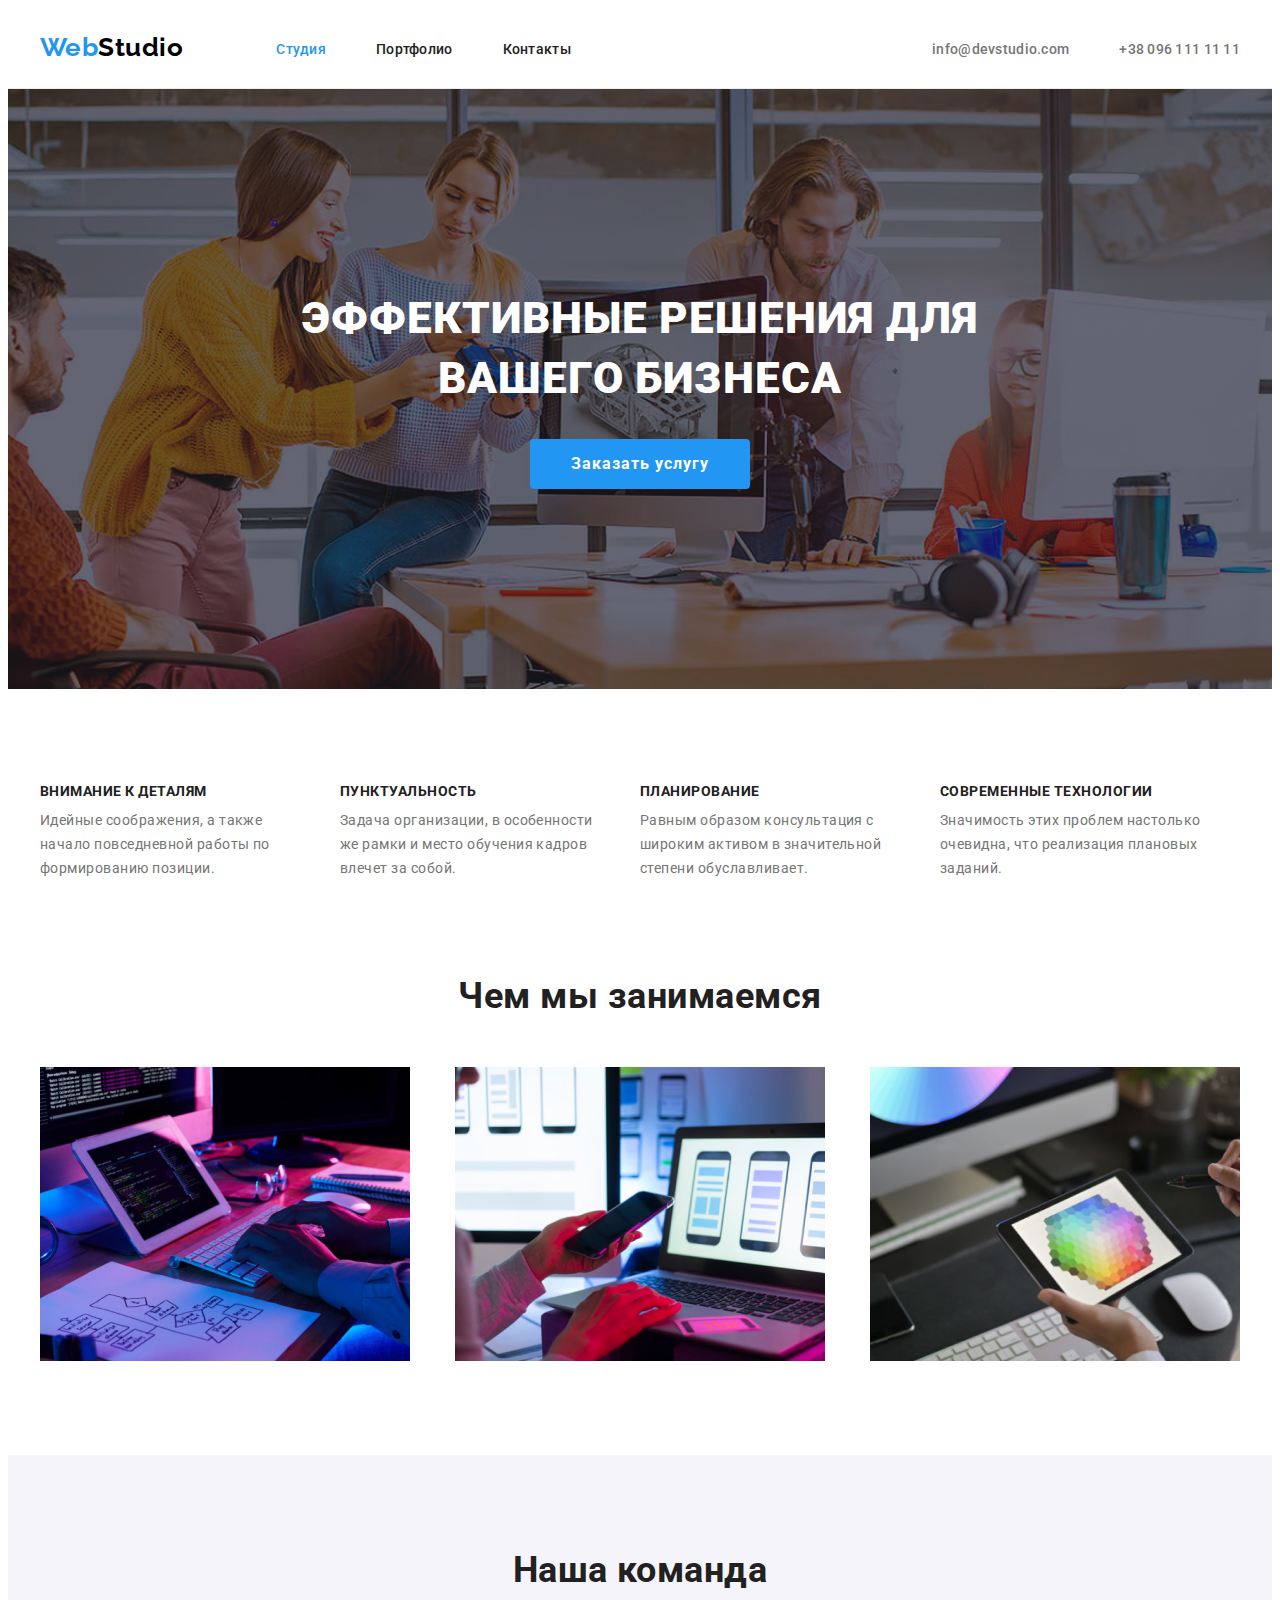
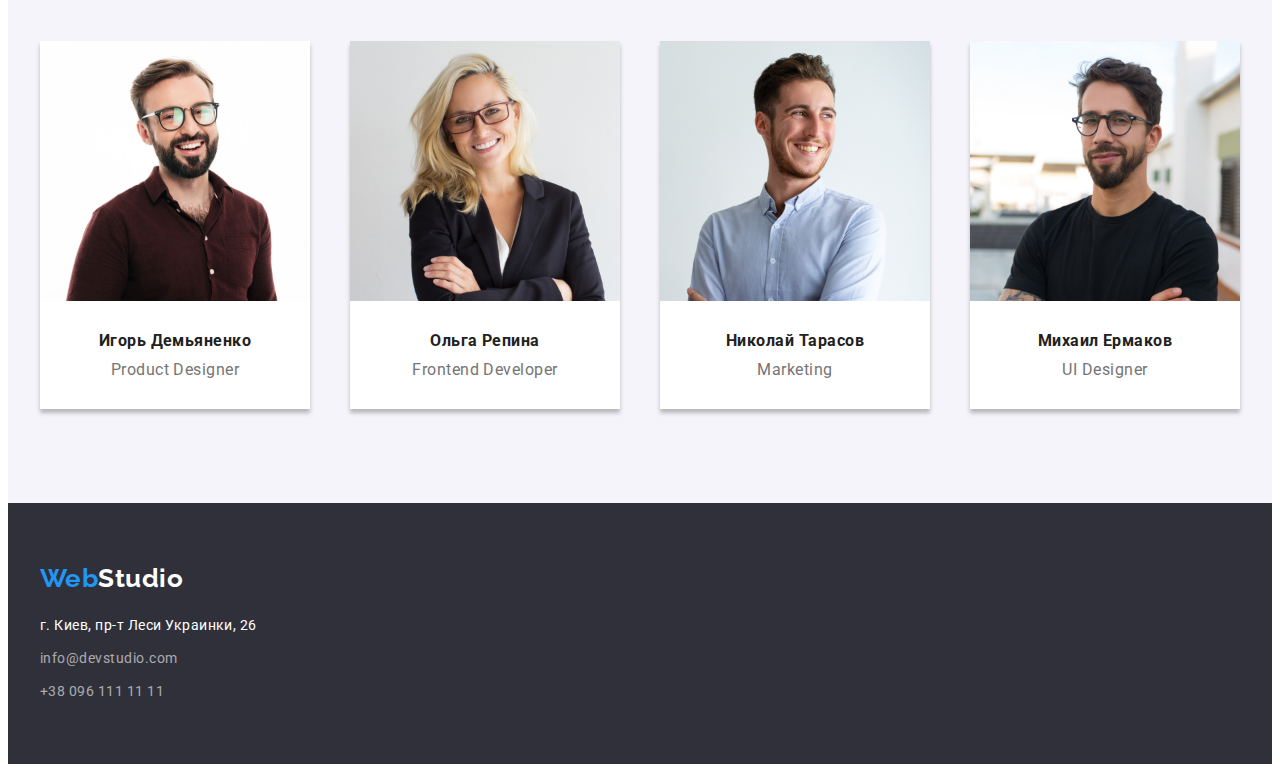
<file: index.html>
<!DOCTYPE html>
<html lang="ru">
<head>
    <meta charset="UTF-8">
    <meta name="viewport" content="width=device-width, initial-scale=1.0">
    <title>Web Studio</title>

    <link rel="preconnect" href="https://fonts.gstatic.com">
    
    <link href="https://fonts.googleapis.com/css2?family=Raleway:wght@700&family=Roboto:wght@400;500;700;900&display=swap"
        rel="stylesheet" />

    <link rel="stylesheet" href="https://cdnjs.cloudflare.com/ajax/libs/modern-normalize/1.0.0/modern-normalize.min.css"
        integrity="sha512-ISS7cAi1PEhQ8jnbJpJZMd29NlhNj4AWYyLOSp2CE/CsHxTCu+r+t0D2yoJudVrd0/8fTVPUVDzY5Tvli75u/g=="
        crossorigin="anonymous" />
    
    <link rel="stylesheet" href="./css/styles.css" />
    
</head>
<body>
    <!--Шапка страницы-->
    <header> 

        <!--Главная навигация сайта-->        
        <nav class="container main-nav">
            <a href="./index.html" class=logo><span>Web</span>Studio</a>

            <ul class="pages-nav">
                <li><a href="./index.html" class="navigation current">Студия</a></li>
                <li><a href="./portfolio.html" class="navigation">Портфолио</a></li>
                <li><a href="" class="navigation">Контакты</a></li>
            </ul>

        <!--Контакты-->
            <ul class="address-nav">
                <!--Email кампании-->
                <li>
                    <address>
                        <a href="mailto:info@devstudio.com" class="navigation contacts">info@devstudio.com</a>
                    </address>
                </li>
                <!--Телефон кампании-->
                <li>
                    <address>
                        <a href="tel:+380961111111" class="navigation contacts">+38 096 111 11 11</a>
                    </address>
                </li>
            </ul>
        </nav>
    </header>

    <!--Основной контент страницы-->
    <main>
        <!--Hero section-->
        <section class="hero">
            <div class="container">
                <h1 class="hero-title">Эффективные решения для вашего бизнеса</h1>
                <p><a href="" class="hero-button">Заказать услугу</a></p>
            </div>
        </section>
        <!--Ocoбенности-->
        <section class="features">
            <div class="container">
                <h2>Особенности</h2>

                <ul>
                    <li class="features-item">
                        <h3 class="features-title">Внимание к деталям</h3>
                        <p class="features-text">Идейные соображения, а также начало повседневной работы по формированию позиции.</p>
                    </li>

                    <li class="features-item">
                        <h3 class="features-title">Пунктуальность</h3>
                        <p class="features-text">Задача организации, в особенности же рамки и место обучения кадров влечет за собой.</p>
                    </li>

                    <li class="features-item">
                        <h3 class="features-title">Планирование</h3>
                        <p class="features-text">Равным образом консультация с широким активом в значительной степени обуславливает.</p>
                    </li>

                    <li class="features-item">
                        <h3 class="features-title">Современные технологии</h3>
                        <p class="features-text">Значимость этих проблем настолько очевидна, что реализация плановых заданий.</p>
                    </li>
                </ul>
            </div>
        </section>
        <!--Чем мы занимаемся-->
        <section class="directions">
            <div class="container">
            <h2 class="section-title">Чем мы занимаемся</h2>
                <ul class="dir-items">
                    <li><a href="" class="dir-item"><img src="./images/imgbox1.jpg" alt="" width="370" height="294"></a></li>
                    <li><a href="" class="dir-item"><img src="./images/imgbox2.jpg" alt="" width="370" height="294"></a></li>
                    <li><a href="" class="dir-item"><img src="./images/imgbox3.jpg" alt="" width="370" height="294"></a></li>
                </ul>
            </div>
        </section>
        <!--Наша команда-->
        <section class="team">
            <div class="container">
                <h2  class="section-title">Наша команда</h2>
                <ul class="team-players">
                    <li class="team-player">
                        <img src="./images/img-demjyanenko.jpg" alt="Фото Игоря Демьяненко" width="270" height="260">
                        <h4 class="team-name">Игорь Демьяненко</h4>
                        <p lang="en" class="team-position">Product Designer</p>
                    </li>
    
                    <li class="team-player">
                        <img src="./images/img-repina.jpg" alt="Фото Ольги Репиной" width="270" height="260">
                        <h4 class="team-name">Ольга Репина</h4>
                        <p lang="en" class="team-position">Frontend Developer</p>
                    </li>

                    <li class="team-player">
                        <img src="./images/img-teresov.jpg" alt="Фото Николая Тарасова" width="270" height="260">
                        <h4 class="team-name">Николай Тарасов</h4>
                        <p lang="en" class="team-position">Marketing</p>
                    </li>

                    <li class="team-player">
                        <img src="./images/img-ermakov.jpg" alt="Фото Михаила Ермакова" width="270" height="260">
                        <h4 class="team-name">Михаил Ермаков</h4>
                        <p lang="en" class="team-position">UI Designer</p>
                    </li>
                </ul>
            </div>
        </section>
    </main>
    <!--Подвал страницы-->
    <footer class="footer">
        <div class="container">
            <a href="./index.html" class="logo"><span>Web</span>Studio</a>

            <!--Контактные данные кампании-->
            <ul>
                <li>
                    <!--Адрес кампании-->
                    <address class="company-addr">
                        г. Киев, пр-т Леси Украинки, 26
                    </address>
                </li>   
                <!--Email кампании-->
                <li>
                    <address>
                        <a href="mailto:info@devstudio.com"  class="email">info@devstudio.com</a>
                    </address>
                </li>
                <!--Телефон кампании-->
                <li>
                    <address>
                        <a href="tel:+380961111111" class="telephone">+38 096 111 11 11</a>
                    </address>
                </li>
            </ul>  
        </div>
    </footer>
</body>
</html>
</file>
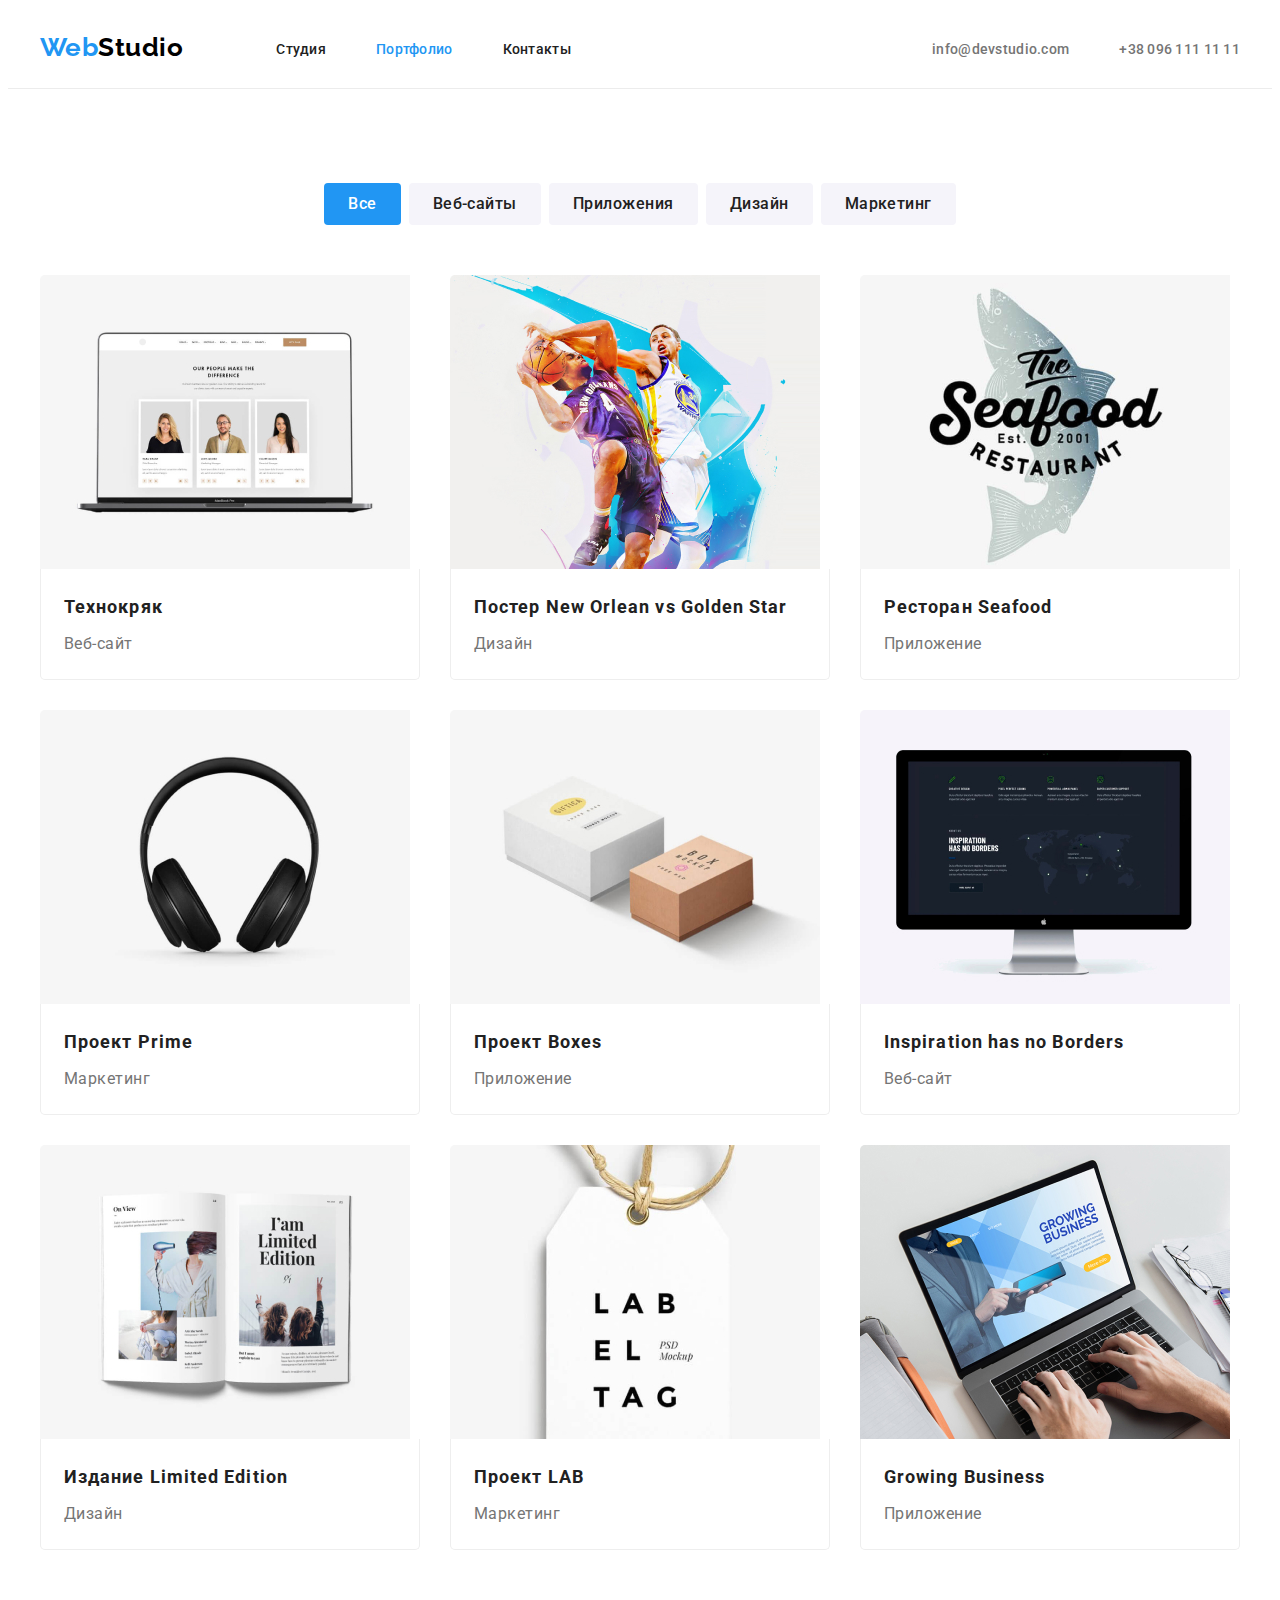
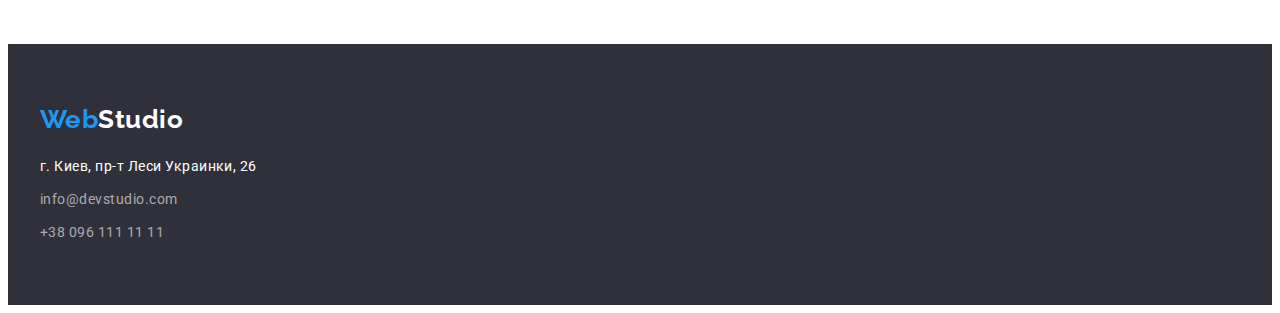
<file: portfolio.html>
<!DOCTYPE html>
<html lang="ru">
<head>
    <meta charset="UTF-8">
    <meta name="viewport" content="width=device-width, initial-scale=1.0">
    <title>Web Studio</title>

    <link rel="preconnect" href="https://fonts.gstatic.com">
    <link href="https://fonts.googleapis.com/css2?family=Raleway:wght@700&family=Roboto:wght@400;500;700;900&display=swap" rel="stylesheet" />
    <link rel="stylesheet" href="https://cdnjs.cloudflare.com/ajax/libs/modern-normalize/1.0.0/modern-normalize.min.css"
                integrity="sha512-ISS7cAi1PEhQ8jnbJpJZMd29NlhNj4AWYyLOSp2CE/CsHxTCu+r+t0D2yoJudVrd0/8fTVPUVDzY5Tvli75u/g=="
                crossorigin="anonymous" />

    <link rel="stylesheet" href="./css/styles.css" />
</head>
<body>
    <!--Шапка страницы-->
    <header> 

        <!--Главная навигация сайта-->        
        <nav class="container main-nav">
            <a href="./index.html" class=logo><span>Web</span>Studio</a>

            <ul  class="pages-nav">
                <li><a href="./index.html" class="navigation">Студия</a></li>
                <li><a href="./portfolio.html" class="navigation current">Портфолио</a></li>
                <li><a href="" class="navigation">Контакты</a></li>
            </ul>

            <!--Контакты-->
            <ul class="address-nav">
                <!--Email кампании-->
                <li>
                    <address>
                        <a href="mailto:info@devstudio.com" class="navigation contacts">info@devstudio.com</a>
                    </address>
                </li>
                <!--Телефон кампании-->
                <li>
                    <address>
                        <a href="tel:+380961111111" class="navigation contacts">+38 096 111 11 11</a>
                    </address>
                </li>
            </ul>
        </nav>
    </header>
    <!--Основной контент страницы-->
    <main>
        <section class="portfolio">
            <div class="container">
                <!--Фильтры-->
                <ul class="filter">
                    <li>
                        <button type="button" class="filter-button active">Все</button>
                    </li>
                    <li>
                        <button type="button" class="filter-button">Веб-сайты</button>
                    </li>
                    <li>
                        <button type="button" class="filter-button">Приложения</button>
                    </li>
                    <li>
                        <button type="button" class="filter-button">Дизайн</button>
                    </li>
                    <li>
                        <button type="button" class="filter-button">Маркетинг</button>
                    </li>
                </ul>
                <!--Проекты-->
                <ul class="projects">
                    <li class="project">
                        <img src="./images/portfolio1.jpg" alt="Технокряк фото" width="370" height="294">
                        <div class="project-info">
                            <h3 class="project-title">Технокряк</h3>
                            <p class="project-type">Веб-сайт</p>
                        </div>
                    </li>

                    <li class="project">
                        <img src="./images/portfolio2.jpg" alt="Постер New Orlean vs Golden Star фото" width="370" height="294">
                        <div class="project-info">                      
                            <h3 class="project-title">Постер New Orlean vs Golden Star</h3>
                            <p class="project-type">Дизайн</p>
                        </div>
                    </li>

                    <li class="project">
                        <img src="./images/portfolio3.jpg" alt="Ресторан Seafood фото" width="370" height="294">
                        <div class="project-info">                        
                            <h3 class="project-title">Ресторан Seafood</h3>
                            <p class="project-type">Приложение</p>
                        </div>    
                    </li>

                    <li class="project">
                        <img src="./images/portfolio4.jpg" alt="Проект Prime фото" width="370" height="294">
                        <div class="project-info">                        
                            <h3 class="project-title">Проект Prime</h3>
                            <p class="project-type">Маркетинг</p>
                        </div>
                    </li>

                    <li class="project">
                        <img src="./images/portfolio5.jpg" alt="Проект Boxes фото" width="370" height="294">
                        <div class="project-info">
                            <h3 class="project-title">Проект Boxes</h3>
                            <p class="project-type">Приложение</p>
                        </div>
                    </li>

                    <li class="project">
                        <img src="./images/portfolio6.jpg" alt="Inspiration has no Borders фото" width="370" height="294">
                        <div class="project-info">
                            <h3 class="project-title">Inspiration has no Borders</h3>
                            <p class="project-type">Веб-сайт</p>
                        </div>
                    </li>

                    <li class="project">
                        <img src="./images/portfolio7.jpg" alt="Издание Limited Edition фото" width="370" height="294">
                        <div class="project-info">
                            <h3 class="project-title">Издание Limited Edition</h3>
                            <p class="project-type">Дизайн</p>
                        </div>
                    </li>

                    <li class="project">
                        <img src="./images/portfolio8.jpg" alt="Проект LAB фото" width="370" height="294">
                        <div class="project-info">
                            <h3 class="project-title">Проект LAB</h3>
                            <p class="project-type">Маркетинг</p>
                        </div>
                    </li>

                    <li class="project">
                        <img src="./images/portfolio9.jpg" alt="Growing Business фото" width="370" height="294">
                        <div class="project-info">
                            <h3 class="project-title">Growing Business</h3>
                            <p class="project-type">Приложение</p>
                        </div>
                    </li>
                </ul>
            </div>
        </section>    
    </main>
    <!--Подвал страницы-->
    <footer class="footer">
        <div class="container">
        <a href="./index.html" class="logo"><span>Web</span>Studio</a>

            <!--Контактные данные кампании-->
            <ul>
                <li>
                    <!--Адрес кампании-->
                    <address class="company-addr">
                        г. Киев, пр-т Леси Украинки, 26
                    </address>
                </li>   
                <!--Email кампании-->
                <li>
                    <address>
                        <a href="mailto:info@devstudio.com"  class="email">info@devstudio.com</a>
                    </address>
                </li>
                <!--Телефон кампании-->
                <li>
                    <address>
                        <a href="tel:+380961111111" class="telephone">+38 096 111 11 11</a>
                    </address>
                </li>
            </ul>  
        </div> 
    </footer>
</body>
</html>
</file>
<file: css/styles.css>
/* Цвет текста
color: #212121; - типа черный шрифт
background: #2196F3; - акцент
color: #757575; - серый
color: #FFFFFF; - белый
color: rgba(255, 255, 255, 0.6); белый с прозрачностью

Цвета background
FFFFFF, 100 % белый
background: #2F303A; темно серый
background: #F5F4FA; слегка серый
background: #2196F3; - акцент

для лого
font-family: Raleway; 
font-weight: bold;

для основного контента
font-family: Roboto;
*/

:root {
  --primary-text-color: #212121;
  --secondary-text-color: #757575;
  --logo-color: #000;
  --accent-color: #2196f3;
  --primary-white-color: #ffffff;
  --adress-color: rgba(255, 255, 255, 0.6);

  --white-background: #ffffff;
  --dark-background: #2f303a;
  --light-background: #f5f4fa;
  --accent-background: #2196f3;

  /*Количество столбцов карточек проектов в ПОРТФОЛИО*/
  --project-column: 3;
  --project-gap: 30px;
}

/*Общие стили*/
body,
button {
  color: var(--primary-text-color);
  font-family: Roboto, sans-serif;
  letter-spacing: 0.03em;
  font-weight: 500;
  background-color: var(--primary-white-color);
}

a,
address {
  text-decoration: none;
  font-style: normal;
}

ul {
  list-style: none;
  padding-inline-start: 0;
  margin: 0;
  padding: 0;
}

h1,
h2,
h3,
h4,
h5,
h6,
p {
  margin: 0;
  padding: 0;
}

img {
  display: block;
  max-width: 100%;
  height: auto;
}

.container {
  width: 1200px;
  padding-left: 15px;
  padding-right: 15px;
  margin-left: auto;
  margin-right: auto;
  /*background-color: tomato;
  outline: 2px solid tomato;*/
}

.section-title {
  margin-bottom: 50px;
  font-weight: bold;
  font-size: 36px;
  line-height: 1.17;
  text-align: center;
}

.features,
.team,
.directions,
.portfolio {
  padding-top: 94px;
  padding-bottom: 94px;
}
/*Шапка страницы*/

header {
  border-bottom: 1px solid #ececec;
}

.main-nav {
  display: flex;
  align-items: center;
  height: 80px;
}

.pages-nav,
.address-nav {
  display: flex;
}

.address-nav li:not(:last-child),
.pages-nav li:not(:last-child) {
  padding-right: 50px;
}

.address-nav {
  margin-left: auto;
}

.logo {
  margin-right: 93px;
  font-family: Raleway, sans-serif;
  color: var(--logo-color);
  font-weight: 700;
  font-size: 26px;
  line-height: 1.2;
}

.logo span {
  color: var(--accent-color);
}

.navigation {
  color: var(--primary-text-color);
  font-size: 14px;
  line-height: 1.14;
  letter-spacing: 0.02em;
}

.navigation.current {
  color: var(--accent-color);
}

.navigation:hover,
.navigation:focus {
  color: var(--accent-color);
}

.contacts {
  color: var(--secondary-text-color);
}

/*Hero секция*/
.hero {
  display: flex;
  flex-direction: column;
  justify-content: center;
  text-align: center;

  height: 600px;
  max-width: 1600px;
  margin-right: auto;
  margin-left: auto;

  background-color: var(--dark-background);
  background-image: linear-gradient(
      to right,
      rgba(47, 48, 58, 0.4),
      rgba(47, 48, 58, 0.4)
    ),
    url("../images/hero-img.jpg");
  background-position: center;
  background-size: cover;

  color: var(--primary-white-color);
  letter-spacing: 0.06em;
}

.hero-title {
  width: 696px;
  padding-right: 15px;
  padding-left: 15px;
  margin-right: auto;
  margin-left: auto;
  margin-bottom: 30px;

  font-weight: 900;
  font-size: 44px;
  line-height: 1.36;
  text-transform: uppercase;
}

.hero-button {
  display: inline-block;
  min-width: 200px;
  padding: 10px;

  font-weight: bold;
  font-size: 16px;
  line-height: 1.87;
  color: var(--primary-white-color);
  background-color: var(--accent-background);
  /*box-shadow: 0px 4px 4px rgba(0, 0, 0, 0.15);*/
  border-radius: 4px;
}

.hero-button:focus,
.hero-button:hover {
  filter: drop-shadow(0px 4px 4px rgba(0, 0, 0, 0.25));
}

.features ul {
  display: flex;
}

.features-item {
  width: 270px;
}

.features-item:not(:last-child) {
  margin-right: 30px;
}

.features h2 {
  display: none;
}

.features-title {
  margin-bottom: 10px;
  font-weight: bold;
  font-size: 14px;
  line-height: 1.15;
  text-transform: uppercase;
}

.features-text {
  font-weight: normal;
  font-size: 14px;
  line-height: 1.71;
  color: var(--secondary-text-color);
}

/*Чем мы занимаемся*/
.directions {
  padding-top: 0px;
}

.dir-items {
  display: flex;
  justify-content: space-between;
}

.dir-items li {
  font-size: 0;
}

/*
.dir-item {

}
*/

/*Наша команда*/

.team {
  /*padding-top: 94px;
  padding-bottom: 94px;*/
  background-color: var(--light-background);
}

.team-players {
  display: flex;
  justify-content: space-between;
}

.team-player img {
  display: block;
}

.team-player {
  width: 270px;
  font-size: 16px;
  line-height: 1.19;
  text-align: center;
  background-color: var(--white-background);
  box-shadow: 0px 4px 4px rgba(0, 0, 0, 0.25);
}

.team-name {
  margin-top: 30px;
  margin-bottom: 10px;
}

.team-position {
  margin-bottom: 30px;
  font-weight: normal;
  color: var(--secondary-text-color);
}

/*Подвал страницы*/

.footer {
  padding-top: 60px;
  padding-bottom: 60px;
  background-color: var(--dark-background);
  font-weight: normal;
  font-size: 14px;
  line-height: 1.71;
}

.footer li:not(:last-child) {
  margin-bottom: 9px;
}

.footer .logo {
  display: block;
  margin-bottom: 20px;
  color: var(--primary-white-color);
}

.company-addr {
  color: var(--primary-white-color);
}

.email,
.telephone {
  color: var(--adress-color);
}

/*ПОРТФОЛИО*/

/*Фильтры портфолио*/

.filter {
  display: flex;
  margin-bottom: 50px;
  justify-content: center;
  text-align: center;
}

.filter-button {
  padding: 6px 22px;
  font-size: 16px;
  line-height: 1.62;
  background-color: var(--light-background);
  border-radius: 4px;
  border-color: transparent;
}

.filter li:not(:last-child) {
  margin-right: 8px;
}

.filter-button.active {
  color: var(--primary-white-color);
  background-color: var(--accent-background);
}

.filter-button:hover,
.filter-button:focus {
  color: red;
  background-color: yellow;
}

/*Краточки проектов*/
.projects {
  display: flex;
  flex-wrap: wrap;
  margin-right: calc(-1 * var(--project-gap));
  margin-bottom: calc(-1 * var(--project-gap));
}

.project {
  flex-basis: calc(100% / var(--project-column) - var(--project-gap));
  margin-right: var(--project-gap);
  margin-bottom: var(--project-gap);

  border-top-right-radius: 5px;
  border-top-left-radius: 5px;
  overflow: hidden;
}

.project-info {
  padding: 20px 23px;
  border-bottom: 1px solid #eeeeee;
  border-right: 1px solid #eeeeee;
  border-left: 1px solid #eeeeee;
  border-bottom-right-radius: 5px;
  border-bottom-left-radius: 5px;
}

.project-title {
  margin-bottom: 4px;
  font-weight: 700;
  font-size: 18px;
  line-height: 2;
  letter-spacing: 0.06em;
}

.project-type {
  font-weight: 400;
  font-size: 16px;
  line-height: 1.87;
  color: var(--secondary-text-color);
}
</file>
